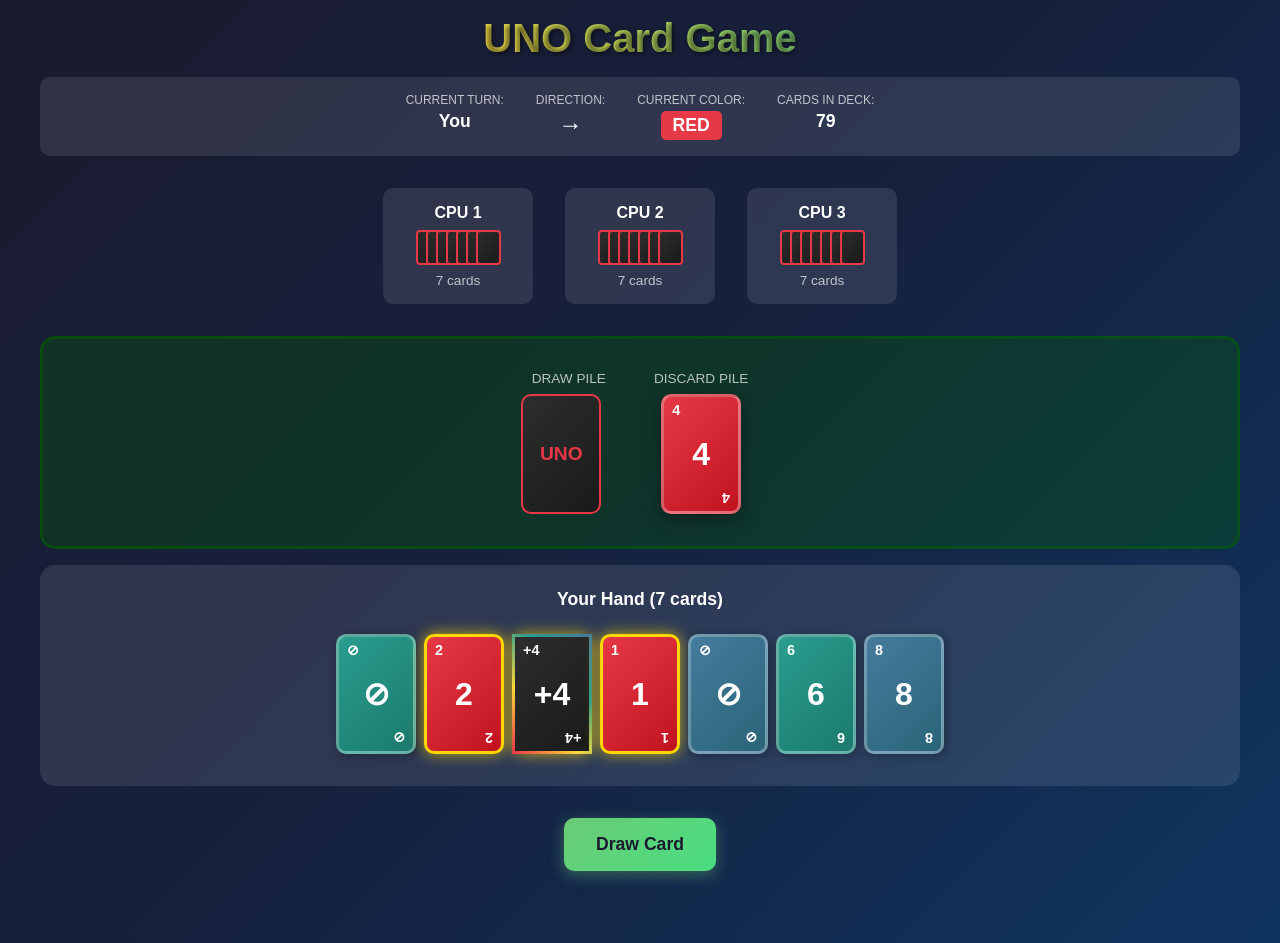
<file: index.html>
<!DOCTYPE html>
<html lang="en">
<head>
  <meta charset="UTF-8">
  <meta name="viewport" content="width=device-width, initial-scale=1.0">
  <title>UNO Card Game</title>
  <link rel="stylesheet" href="style.css">
</head>
<body>
  <header>
    <h1>UNO Card Game</h1>
  </header>

  <main>
    <section aria-label="Game area">
      <p>Loading game...</p>
    </section>
  </main>

  <script src="script.js"></script>
</body>
</html>
</file>
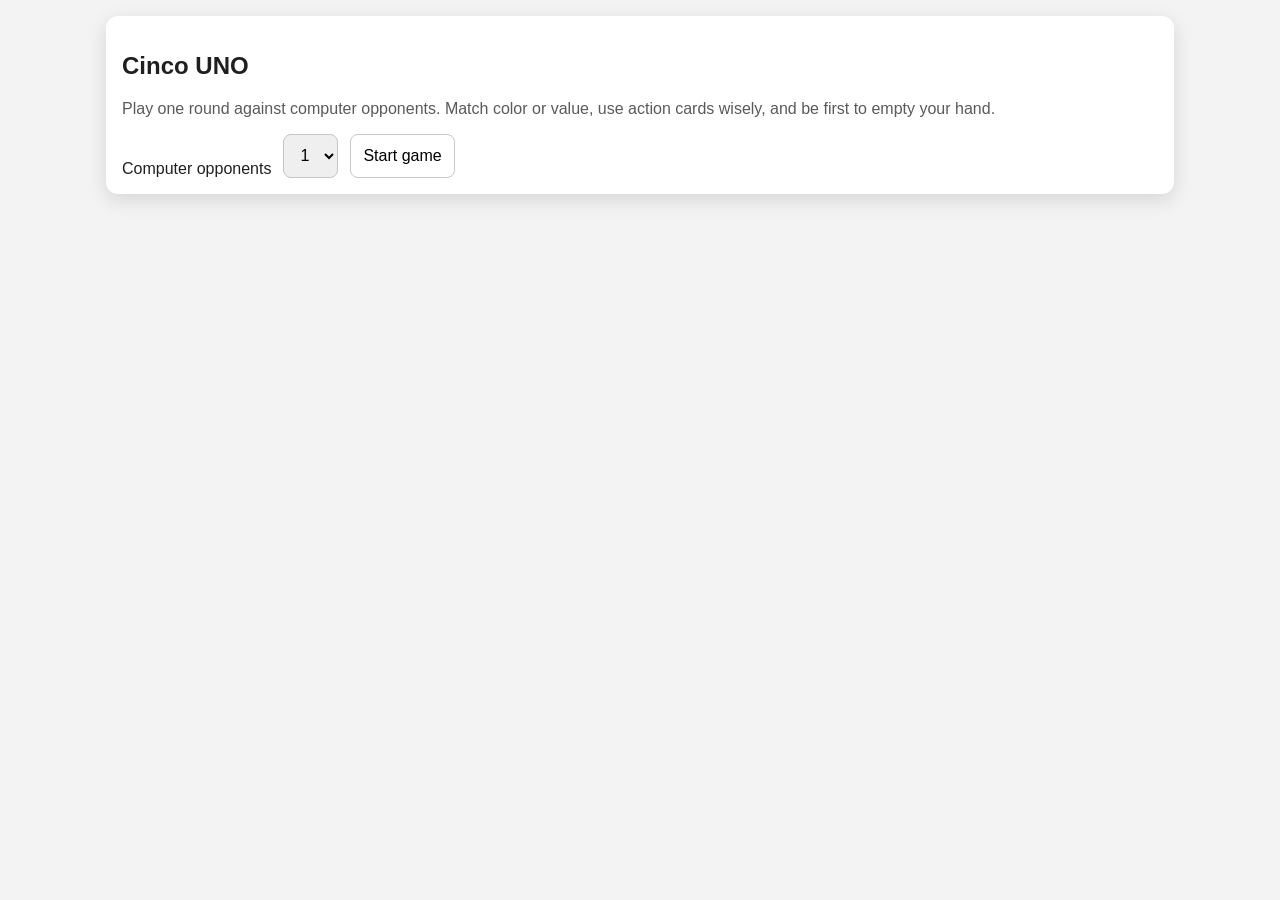
<file: uno-game/index.html>
<!DOCTYPE html>
<html lang="en">
<head>
  <meta charset="UTF-8">
  <meta name="viewport" content="width=device-width, initial-scale=1.0">
  <title>Cinco UNO</title>
  <link rel="stylesheet" href="./styles.css">
</head>
<body>
  <main class="app" id="app-root">
    <section id="screen-setup" aria-labelledby="setup-title">
      <h1 id="setup-title">Cinco UNO</h1>
      <p class="rules-blurb">
        Play one round against computer opponents. Match color or value, use action cards wisely, and be first to empty your hand.
      </p>
      <div class="setup-controls">
        <label for="ai-count">Computer opponents</label>
        <select id="ai-count" name="ai-count">
          <option value="1">1</option>
          <option value="2">2</option>
          <option value="3">3</option>
          <option value="4">4</option>
          <option value="5">5</option>
        </select>
        <button id="start-game" type="button">Start game</button>
      </div>
    </section>

    <section id="screen-game" hidden aria-labelledby="game-title">
      <h2 id="game-title" class="visually-hidden">Game table</h2>

      <div id="status-bar" aria-live="polite">
        <span id="turn-label">Turn: You</span>
        <span id="direction-label">Direction: Clockwise</span>
      </div>

      <section id="players-row" aria-label="Computer players"></section>

      <section id="table-area" aria-label="Table controls and piles">
        <div class="pile" id="draw-pile" aria-label="Draw pile">
          <span class="pile-title">Draw</span>
          <span id="draw-count">0 cards</span>
        </div>

        <div class="pile" id="discard-pile" aria-label="Discard pile">
          <span class="pile-title">Discard</span>
          <span id="discard-top">-</span>
        </div>

        <div id="table-controls">
          <button id="draw-button" type="button">Draw</button>
          <button id="pass-button" type="button" hidden>Pass</button>
        </div>
      </section>

      <section id="human-area" aria-label="Your cards">
        <div id="human-panel" class="player human" data-seat="0">
          <span class="player-name">You</span>
          <span class="hand-count" id="human-count">0 cards</span>
        </div>
        <div id="human-hand" role="list" aria-label="Your hand"></div>
      </section>

      <div id="wild-picker" role="dialog" aria-modal="true" aria-labelledby="wild-picker-title" hidden>
        <p id="wild-picker-title">Choose a color</p>
        <div class="wild-buttons">
          <button type="button" data-color="red">Red</button>
          <button type="button" data-color="yellow">Yellow</button>
          <button type="button" data-color="green">Green</button>
          <button type="button" data-color="blue">Blue</button>
        </div>
      </div>

      <div id="round-overlay" role="dialog" aria-modal="true" aria-labelledby="round-message" hidden>
        <p id="round-message">Round over.</p>
        <button id="back-to-menu" type="button">Back to menu</button>
      </div>
    </section>
  </main>

  <p id="announcer" role="status" aria-live="polite" class="visually-hidden"></p>

  <script type="module" src="./js/main.js"></script>
</body>
</html>
</file>
<file: style.css>
* {
  box-sizing: border-box;
}

body {
  margin: 0;
  padding: 1rem;
  font-family: 'Segoe UI', Tahoma, Geneva, Verdana, sans-serif;
  background: linear-gradient(135deg, #1a1a2e 0%, #16213e 50%, #0f3460 100%);
  min-height: 100vh;
  color: #fff;
}

header {
  text-align: center;
  margin-bottom: 1rem;
}

header h1 {
  font-size: 2.5rem;
  text-shadow: 2px 2px 4px rgba(0, 0, 0, 0.5);
  margin: 0;
  background: linear-gradient(45deg, #ff6b6b, #ffd93d, #6bcb77, #4d96ff);
  -webkit-background-clip: text;
  -webkit-text-fill-color: transparent;
  background-clip: text;
}

.game-container {
  max-width: 1200px;
  margin: 0 auto;
  display: flex;
  flex-direction: column;
  gap: 1rem;
}

/* Game Info Bar */
.game-info {
  display: flex;
  justify-content: center;
  gap: 2rem;
  padding: 1rem;
  background: rgba(255, 255, 255, 0.1);
  border-radius: 10px;
  flex-wrap: wrap;
}

.info-item {
  display: flex;
  flex-direction: column;
  align-items: center;
  gap: 0.25rem;
}

.info-item .label {
  font-size: 0.75rem;
  text-transform: uppercase;
  opacity: 0.7;
}

.info-item .value {
  font-size: 1.1rem;
  font-weight: bold;
}

.info-item .direction {
  font-size: 1.5rem;
}

.color-indicator {
  padding: 0.25rem 0.75rem;
  border-radius: 5px;
  text-transform: uppercase;
  font-size: 0.9rem;
}

.color-indicator.red { background: #e63946; }
.color-indicator.yellow { background: #f4a261; color: #333; }
.color-indicator.green { background: #2a9d8f; }
.color-indicator.blue { background: #457b9d; }
.color-indicator.wild { background: linear-gradient(45deg, #e63946, #f4a261, #2a9d8f, #457b9d); }

/* Opponents Area */
.opponents-area {
  display: flex;
  justify-content: center;
  gap: 2rem;
  flex-wrap: wrap;
  padding: 1rem;
}

.opponent {
  background: rgba(255, 255, 255, 0.1);
  border-radius: 10px;
  padding: 1rem;
  text-align: center;
  min-width: 150px;
  transition: all 0.3s ease;
}

.opponent.current-turn {
  background: rgba(255, 215, 0, 0.3);
  box-shadow: 0 0 20px rgba(255, 215, 0, 0.5);
}

.opponent-name {
  font-weight: bold;
  margin-bottom: 0.5rem;
  display: flex;
  align-items: center;
  justify-content: center;
  gap: 0.5rem;
}

.opponent-cards {
  display: flex;
  justify-content: center;
  margin-bottom: 0.5rem;
}

.card-back {
  width: 25px;
  height: 35px;
  background: linear-gradient(135deg, #2d2d2d 0%, #1a1a1a 100%);
  border: 2px solid #e63946;
  border-radius: 4px;
  margin-left: -15px;
}

.card-back:first-child {
  margin-left: 0;
}

.card-back.large {
  width: 80px;
  height: 120px;
  border-radius: 10px;
  display: flex;
  align-items: center;
  justify-content: center;
  cursor: pointer;
  font-weight: bold;
  font-size: 1.2rem;
  color: #e63946;
  transition: transform 0.2s ease;
}

.card-back.large:hover {
  transform: scale(1.05);
}

.card-count {
  font-size: 0.85rem;
  opacity: 0.7;
}

/* Play Area */
.play-area {
  display: flex;
  justify-content: center;
  align-items: center;
  gap: 3rem;
  padding: 2rem;
  background: rgba(0, 100, 0, 0.3);
  border-radius: 15px;
  border: 3px solid rgba(0, 100, 0, 0.5);
}

.draw-pile,
.discard-pile {
  display: flex;
  flex-direction: column;
  align-items: center;
  gap: 0.5rem;
}

.pile-label {
  font-size: 0.85rem;
  text-transform: uppercase;
  opacity: 0.7;
}

/* Cards */
.card {
  width: 80px;
  height: 120px;
  border-radius: 10px;
  display: flex;
  flex-direction: column;
  align-items: center;
  justify-content: center;
  position: relative;
  font-weight: bold;
  cursor: default;
  transition: all 0.2s ease;
  box-shadow: 2px 2px 10px rgba(0, 0, 0, 0.3);
  border: 3px solid rgba(255, 255, 255, 0.3);
}

.card.red {
  background: linear-gradient(135deg, #e63946 0%, #c1121f 100%);
  color: white;
}

.card.yellow {
  background: linear-gradient(135deg, #ffd93d 0%, #f4a261 100%);
  color: #333;
}

.card.green {
  background: linear-gradient(135deg, #2a9d8f 0%, #1a7a6d 100%);
  color: white;
}

.card.blue {
  background: linear-gradient(135deg, #457b9d 0%, #2a6478 100%);
  color: white;
}

.card.wild {
  background: linear-gradient(135deg, #2d2d2d 0%, #1a1a1a 100%);
  color: white;
  border: 3px solid;
  border-image: linear-gradient(45deg, #e63946, #ffd93d, #2a9d8f, #457b9d) 1;
}

.card-corner {
  position: absolute;
  font-size: 0.9rem;
}

.card-corner.top-left {
  top: 5px;
  left: 8px;
}

.card-corner.bottom-right {
  bottom: 5px;
  right: 8px;
  transform: rotate(180deg);
}

.card-center {
  font-size: 2rem;
}

.card.playable {
  cursor: pointer;
  box-shadow: 0 0 15px rgba(255, 215, 0, 0.7);
  border-color: gold;
}

.card.playable:hover {
  transform: translateY(-15px) scale(1.05);
  box-shadow: 0 15px 30px rgba(255, 215, 0, 0.5);
}

.card.top-card {
  box-shadow: 0 5px 20px rgba(0, 0, 0, 0.4);
}

/* Player Hand */
.player-hand {
  background: rgba(255, 255, 255, 0.1);
  border-radius: 15px;
  padding: 1.5rem;
}

.hand-label {
  text-align: center;
  font-size: 1.1rem;
  margin-bottom: 1rem;
  font-weight: bold;
  display: flex;
  align-items: center;
  justify-content: center;
  gap: 0.5rem;
}

.cards-container {
  display: flex;
  justify-content: center;
  flex-wrap: wrap;
  gap: 0.5rem;
  padding: 0.5rem;
}

/* UNO Badge */
.uno-badge {
  background: linear-gradient(45deg, #e63946, #ff6b6b);
  color: white;
  padding: 0.2rem 0.5rem;
  border-radius: 5px;
  font-size: 0.75rem;
  animation: pulse 1s infinite;
}

@keyframes pulse {
  0%, 100% { transform: scale(1); }
  50% { transform: scale(1.1); }
}

/* Actions Area */
.actions-area {
  display: flex;
  flex-direction: column;
  align-items: center;
  gap: 1rem;
  padding: 1rem;
}

.action-btn {
  background: linear-gradient(135deg, #6bcb77 0%, #4ade80 100%);
  color: #1a1a2e;
  border: none;
  padding: 1rem 2rem;
  font-size: 1.1rem;
  font-weight: bold;
  border-radius: 10px;
  cursor: pointer;
  transition: all 0.2s ease;
  box-shadow: 0 4px 15px rgba(107, 203, 119, 0.4);
}

.action-btn:hover {
  transform: translateY(-2px);
  box-shadow: 0 6px 20px rgba(107, 203, 119, 0.6);
}

.action-btn:active {
  transform: translateY(0);
}

.waiting-message {
  font-size: 1.1rem;
  color: #ffd93d;
  animation: blink 1.5s infinite;
}

@keyframes blink {
  0%, 100% { opacity: 1; }
  50% { opacity: 0.5; }
}

.message-area {
  font-size: 1rem;
  color: #4ade80;
  min-height: 1.5rem;
  opacity: 0;
  transition: opacity 0.3s ease;
}

.message-area.visible {
  opacity: 1;
}

/* Color Picker Overlay */
.color-picker-overlay {
  position: fixed;
  top: 0;
  left: 0;
  right: 0;
  bottom: 0;
  background: rgba(0, 0, 0, 0.8);
  display: flex;
  align-items: center;
  justify-content: center;
  z-index: 1000;
}

.color-picker-modal {
  background: #1a1a2e;
  padding: 2rem;
  border-radius: 15px;
  text-align: center;
  box-shadow: 0 10px 40px rgba(0, 0, 0, 0.5);
}

.color-picker-modal h3 {
  margin: 0 0 1.5rem 0;
  font-size: 1.5rem;
}

.color-options {
  display: flex;
  gap: 1rem;
}

.color-btn {
  width: 60px;
  height: 60px;
  border: 4px solid white;
  border-radius: 50%;
  cursor: pointer;
  transition: all 0.2s ease;
}

.color-btn:hover {
  transform: scale(1.15);
  box-shadow: 0 0 20px currentColor;
}

.color-btn.red { background: #e63946; }
.color-btn.yellow { background: #ffd93d; }
.color-btn.green { background: #2a9d8f; }
.color-btn.blue { background: #457b9d; }

/* Game Over Overlay */
.game-over-overlay {
  position: fixed;
  top: 0;
  left: 0;
  right: 0;
  bottom: 0;
  background: rgba(0, 0, 0, 0.9);
  display: flex;
  align-items: center;
  justify-content: center;
  z-index: 1000;
}

.game-over-modal {
  background: linear-gradient(135deg, #1a1a2e 0%, #16213e 100%);
  padding: 3rem;
  border-radius: 20px;
  text-align: center;
  box-shadow: 0 10px 50px rgba(0, 0, 0, 0.5);
  border: 3px solid gold;
}

.game-over-modal h2 {
  margin: 0 0 2rem 0;
  font-size: 2.5rem;
  background: linear-gradient(45deg, gold, #ffd93d);
  -webkit-background-clip: text;
  -webkit-text-fill-color: transparent;
  background-clip: text;
}

/* Responsive Design */
@media (max-width: 768px) {
  header h1 {
    font-size: 1.8rem;
  }

  .game-info {
    gap: 1rem;
  }

  .opponents-area {
    gap: 1rem;
  }

  .opponent {
    min-width: 120px;
    padding: 0.75rem;
  }

  .play-area {
    gap: 1.5rem;
    padding: 1rem;
  }

  .card {
    width: 60px;
    height: 90px;
  }

  .card-back.large {
    width: 60px;
    height: 90px;
    font-size: 0.9rem;
  }

  .card-center {
    font-size: 1.5rem;
  }

  .card-corner {
    font-size: 0.7rem;
  }

  .cards-container {
    gap: 0.25rem;
  }
}

@media (max-width: 480px) {
  body {
    padding: 0.5rem;
  }

  .game-info {
    flex-direction: column;
    gap: 0.5rem;
  }

  .info-item {
    flex-direction: row;
    gap: 0.5rem;
  }

  .card {
    width: 50px;
    height: 75px;
  }

  .card-back.large {
    width: 50px;
    height: 75px;
    font-size: 0.75rem;
  }

  .card-center {
    font-size: 1.2rem;
  }

  .card-corner {
    font-size: 0.6rem;
  }
}
</file>
<file: uno-game/styles.css>
:root {
  --color-red: #d64545;
  --color-yellow: #e2b132;
  --color-green: #2f9f57;
  --color-blue: #3d7dde;
  --color-table: #123f2b;
  --color-panel: #ffffff;
  --color-ink: #1f1f1f;
  --color-muted: #5a5a5a;
}

* {
  box-sizing: border-box;
}

body {
  margin: 0;
  min-height: 100vh;
  font-family: Arial, sans-serif;
  background: #f3f3f3;
  color: var(--color-ink);
}

.app {
  max-width: 1100px;
  margin: 0 auto;
  padding: 1rem;
}

#screen-setup,
#screen-game {
  background: var(--color-panel);
  border-radius: 12px;
  box-shadow: 0 6px 20px rgba(0, 0, 0, 0.12);
  padding: 1rem;
}

.rules-blurb {
  margin-top: 0;
  color: var(--color-muted);
}

.setup-controls {
  display: flex;
  flex-wrap: wrap;
  align-items: end;
  gap: 0.75rem;
}

select,
button {
  min-height: 44px;
  border-radius: 8px;
  border: 1px solid #c6c6c6;
  padding: 0.4rem 0.75rem;
  font-size: 1rem;
}

button {
  background: #fff;
  cursor: pointer;
}

button:disabled {
  cursor: not-allowed;
  opacity: 0.45;
}

#status-bar {
  display: flex;
  justify-content: space-between;
  gap: 1rem;
  margin-bottom: 0.75rem;
  font-weight: 600;
}

#players-row {
  display: grid;
  grid-template-columns: repeat(auto-fit, minmax(160px, 1fr));
  gap: 0.5rem;
  margin-bottom: 0.75rem;
}

.player {
  border: 1px solid #d8d8d8;
  border-radius: 8px;
  padding: 0.5rem;
  display: flex;
  flex-direction: column;
  gap: 0.3rem;
  min-height: 78px;
}

.player[aria-current="true"] {
  border-color: #000;
  box-shadow: inset 0 0 0 2px #000;
}

.player.ai.is-thinking {
  opacity: 0.7;
}

.player-name {
  font-weight: 700;
}

.hand-count {
  color: var(--color-muted);
}

#table-area {
  background: var(--color-table);
  color: #fff;
  border-radius: 12px;
  display: grid;
  grid-template-columns: repeat(3, minmax(120px, 1fr));
  align-items: center;
  gap: 0.75rem;
  padding: 0.75rem;
}

.pile {
  display: grid;
  gap: 0.2rem;
  justify-items: center;
}

.pile-title {
  font-weight: 700;
}

#table-controls {
  display: flex;
  justify-content: center;
  gap: 0.5rem;
  flex-wrap: wrap;
}

#human-area {
  margin-top: 0.8rem;
}

#human-panel {
  margin-bottom: 0.5rem;
}

#human-hand {
  display: flex;
  gap: 0.4rem;
  overflow-x: auto;
  padding-bottom: 0.3rem;
}

.card {
  min-width: 90px;
  min-height: 128px;
  border-radius: 10px;
  border: 2px solid #2a2a2a;
  background: #fff;
  font-weight: 700;
  padding: 0.4rem;
  text-align: center;
}

.card[data-color="red"] {
  border-color: var(--color-red);
}

.card[data-color="yellow"] {
  border-color: var(--color-yellow);
}

.card[data-color="green"] {
  border-color: var(--color-green);
}

.card[data-color="blue"] {
  border-color: var(--color-blue);
}

.card[data-color="wild"] {
  background: linear-gradient(
    135deg,
    var(--color-red) 0 25%,
    var(--color-yellow) 25% 50%,
    var(--color-green) 50% 75%,
    var(--color-blue) 75% 100%
  );
  color: #fff;
}

.card--playable {
  box-shadow: 0 0 0 3px #1a7bff inset;
}

#wild-picker,
#round-overlay {
  position: fixed;
  inset: 0;
  background: rgba(0, 0, 0, 0.48);
  display: grid;
  place-content: center;
  gap: 0.8rem;
  padding: 1rem;
}

#wild-picker > p,
#wild-picker .wild-buttons,
#round-overlay > p,
#round-overlay > button {
  background: #fff;
  margin: 0;
  padding: 0.8rem;
  border-radius: 8px;
}

.wild-buttons {
  display: grid;
  grid-template-columns: repeat(2, minmax(120px, 1fr));
  gap: 0.5rem;
}

[hidden] {
  display: none !important;
}

.visually-hidden {
  position: absolute;
  width: 1px;
  height: 1px;
  padding: 0;
  margin: -1px;
  overflow: hidden;
  clip: rect(0, 0, 0, 0);
  white-space: nowrap;
  border: 0;
}

@media (max-width: 720px) {
  #table-area {
    grid-template-columns: 1fr;
  }
}
</file>
